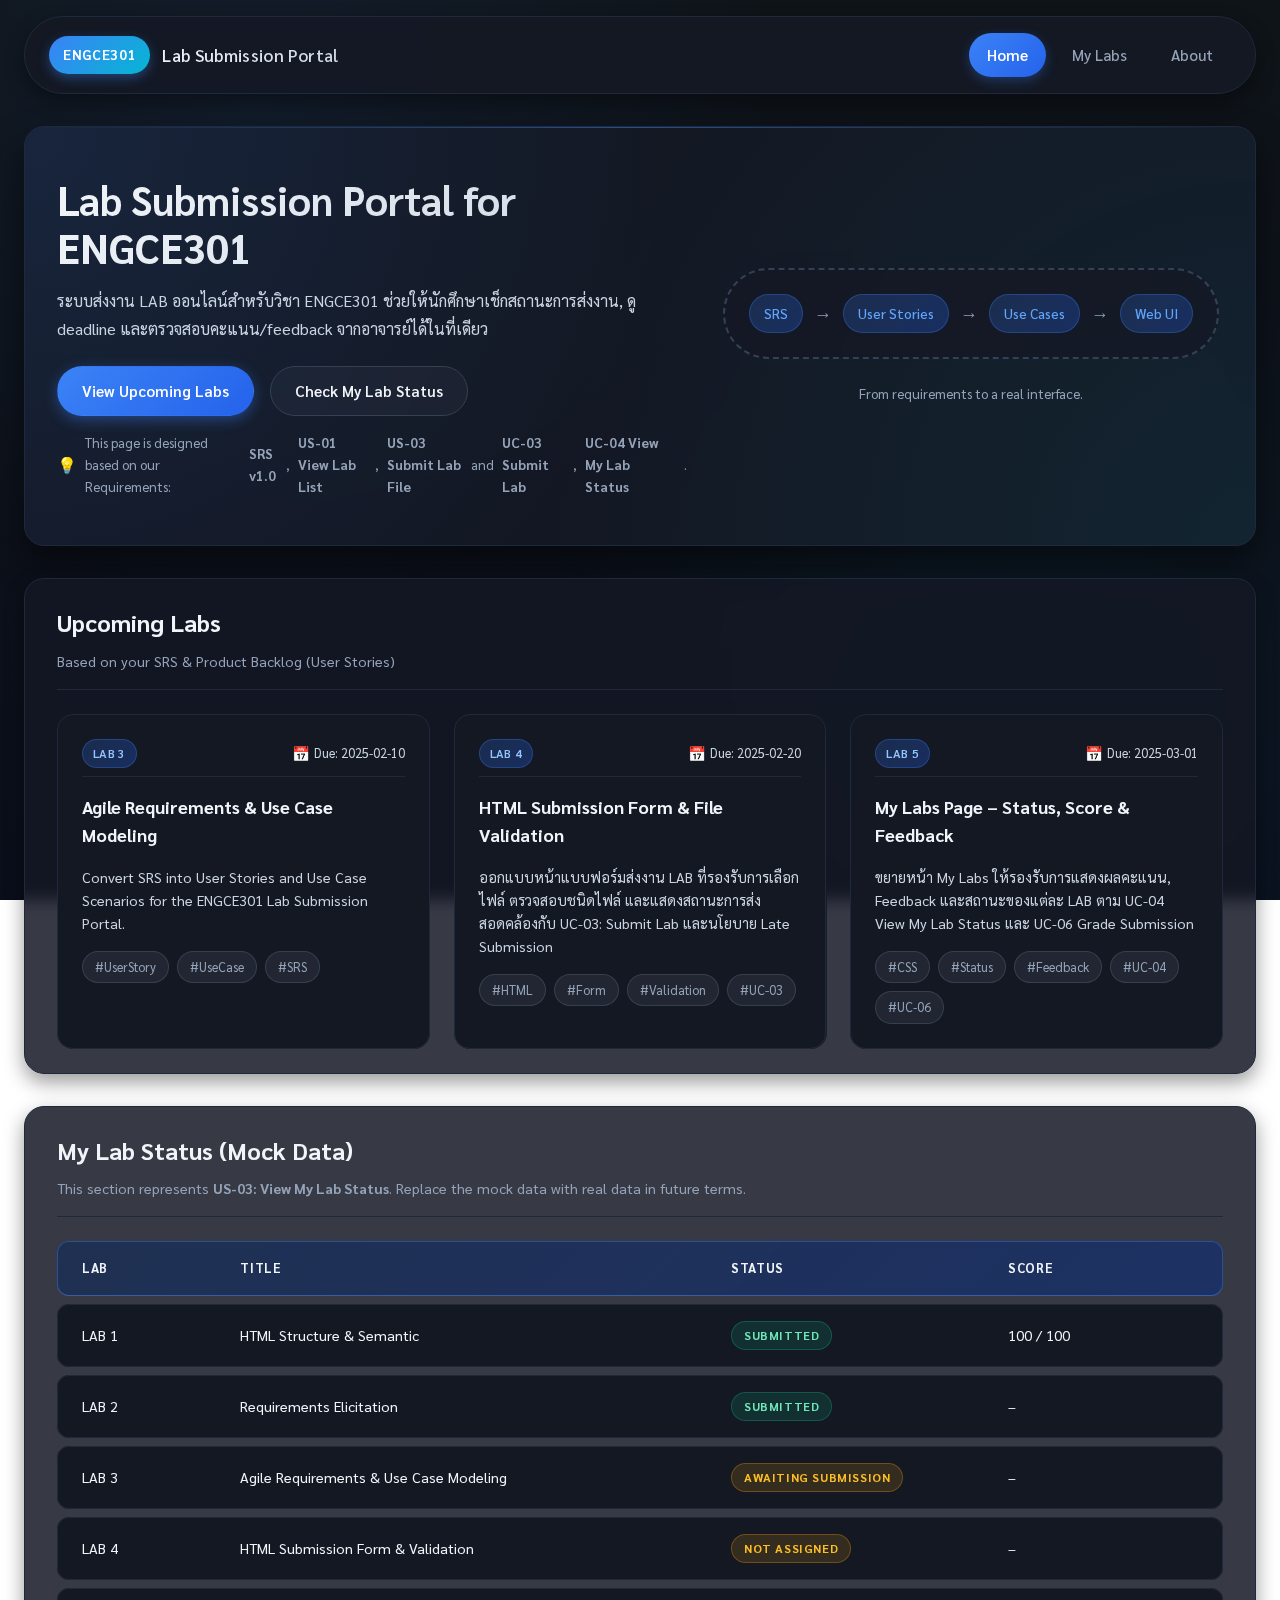
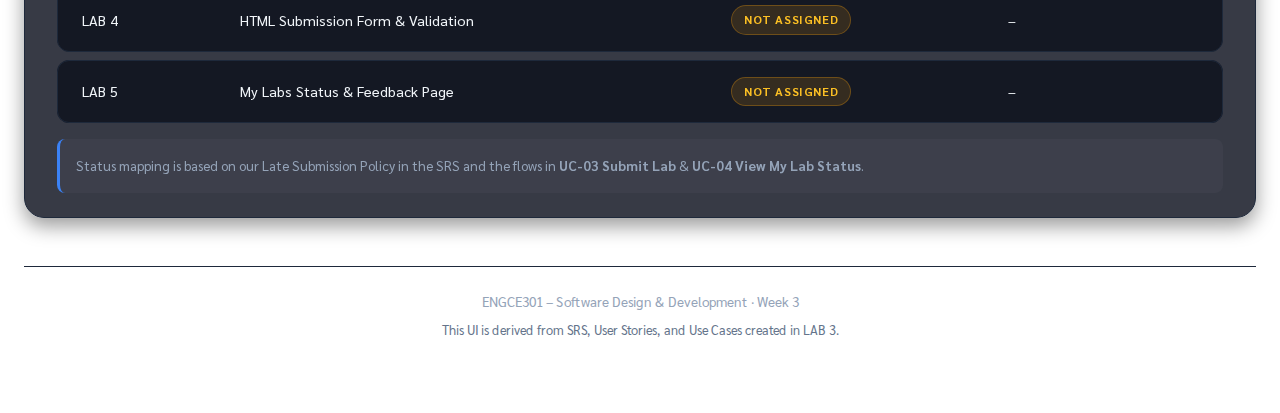
<file: Lab3/index.html>
<!DOCTYPE html>
<html lang="en">
<head>
    <meta charset="UTF-8">
    <title>ENGCE301 Lab Submission Portal</title>
    <meta name="viewport" content="width=device-width, initial-scale=1.0">

    <!-- TODO: Student – ถ้าต้องการใช้ Google Fonts ให้เพิ่ม <link> ที่นี่
         และไปกำหนดในตัวแปร --font-sans ที่ styles.css -->
    <link href="https://fonts.googleapis.com/css2?family=Sarabun:wght@300;400;500;600;700&display=swap" rel="stylesheet">
    <link rel="stylesheet" href="styles.css">
</head>
<body>

    <!-- Main Layout Container -->
    <div class="page-container">

        <!-- ========== HEADER + NAVBAR ========== -->
        <header class="site-header">
            <div class="logo">
                <!-- สามารถใส่โลโก้มหาวิทยาลัย หรือใช้ตัวอักษรแทน -->
                <span class="logo-mark">ENGCE301</span>
                <span class="logo-text">Lab Submission Portal</span>
            </div>

            <nav class="main-nav">
                <!-- TODO: Student – ตรวจสอบลิงก์ให้ทำงานได้ครบทั้ง 3 หน้า -->
                <a href="index.html" class="nav-link active">Home</a>
                <a href="my-labs.html" class="nav-link">My Labs</a>
                <a href="about.html" class="nav-link">About</a>
            </nav>
        </header>

        <!-- ========== HERO SECTION ========== -->
        <main>
            <section class="hero-section">
                <div class="hero-content">
                    <!-- TODO: Student – ปรับข้อความ Hero ให้สอดคล้องกับ SRS/User Stories ของกลุ่ม
                         ตัวอย่าง: เน้นเรื่องการส่งงาน, การดูสถานะ, ความยุติธรรมของการให้คะแนน -->
                        <h1>Lab Submission Portal for ENGCE301</h1>
                        <p class="hero-subtitle">
                            ระบบส่งงาน LAB ออนไลน์สำหรับวิชา ENGCE301 ช่วยให้นักศึกษาเช็กสถานะการส่งงาน,
                            ดู deadline และตรวจสอบคะแนน/feedback จากอาจารย์ได้ในที่เดียว
                        </p>

                    <div class="hero-actions">
                        <a href="#upcoming-labs" class="btn primary">
                            View Upcoming Labs
                        </a>
                        <a href="#my-status" class="btn secondary">
                            Check My Lab Status
                        </a>
                    </div>

                    <p class="hero-note">
                        This page is designed based on our Requirements:
                        <strong>SRS v1.0</strong>,
                        <strong>US-01 View Lab List</strong>,
                        <strong>US-03 Submit Lab File</strong> and
                        <strong>UC-03 Submit Lab</strong>,
                        <strong>UC-04 View My Lab Status</strong>.
                    </p>

                </div>

                <div class="hero-visual">
                    <!-- Infographic แบบง่าย ใช้กล่องแทน "Flow" ของ Use Case -->
                    <div class="hero-flow-card">
                        <div class="flow-step">SRS</div>
                        <span class="flow-arrow">→</span>
                        <div class="flow-step">User Stories</div>
                        <span class="flow-arrow">→</span>
                        <div class="flow-step">Use Cases</div>
                        <span class="flow-arrow">→</span>
                        <div class="flow-step">Web UI</div>
                    </div>
                    <p class="hero-visual-caption">
                        From requirements to a real interface.
                    </p>
                </div>
            </section>

            <!-- ========== UPCOMING LABS SECTION ========== -->
            <section id="upcoming-labs" class="section section-labs">
                <header class="section-header">
                    <h2>Upcoming Labs</h2>
                    <p>Based on your SRS &amp; Product Backlog (User Stories)</p>
                </header>

                <div class="labs-grid">
                    <!-- ตัวอย่างการ์ด Lab 1 (ทำให้แล้ว) -->
                    <article class="lab-card">
                        <div class="lab-meta">
                            <span class="badge badge-lab">LAB 3</span>
                            <span class="lab-deadline">Due: 2025-02-10</span>
                        </div>
                        <h3>Agile Requirements &amp; Use Case Modeling</h3>
                        <p class="lab-desc">
                            Convert SRS into User Stories and Use Case Scenarios
                            for the ENGCE301 Lab Submission Portal.
                        </p>
                        <ul class="lab-tags">
                            <li>#UserStory</li>
                            <li>#UseCase</li>
                            <li>#SRS</li>
                        </ul>
                    </article>

                    <!-- TODO: Student – เพิ่ม Lab Card อย่างน้อย 2 ใบ ให้ตรงกับ Backlog ของกลุ่ม
                         ตัวอย่าง: LAB 4 – HTML Form for Submit Lab, LAB 5 – Authentication, etc. -->
                    <article class="lab-card">
                        <div class="lab-meta">
                            <span class="badge badge-lab">LAB 4</span>
                            <span class="lab-deadline">Due: 2025-02-20</span>
                        </div>
                        <h3>HTML Submission Form & File Validation</h3>
                        <p class="lab-desc">
                            ออกแบบหน้าแบบฟอร์มส่งงาน LAB ที่รองรับการเลือกไฟล์ ตรวจสอบชนิดไฟล์ และแสดงสถานะการส่ง
                            สอดคล้องกับ UC-03: Submit Lab และนโยบาย Late Submission
                        </p>
                        <ul class="lab-tags">
                            <li>#HTML</li>
                            <li>#Form</li>
                            <li>#Validation</li>
                            <li>#UC-03</li>
                        </ul>
                    </article>

                    <article class="lab-card">
                        <div class="lab-meta">
                            <span class="badge badge-lab">LAB 5</span>
                            <span class="lab-deadline">Due: 2025-03-01</span>
                        </div>
                        <h3>My Labs Page – Status, Score & Feedback</h3>
                        <p class="lab-desc">
                            ขยายหน้า My Labs ให้รองรับการแสดงผลคะแนน, Feedback
                            และสถานะของแต่ละ LAB ตาม UC-04 View My Lab Status และ UC-06 Grade Submission
                        </p>
                        <ul class="lab-tags">
                            <li>#CSS</li>
                            <li>#Status</li>
                            <li>#Feedback</li>
                            <li>#UC-04</li>
                            <li>#UC-06</li>
                        </ul>
                    </article>

                </div>
            </section>

            <!-- ========== MY STATUS SECTION ========== -->
            <section id="my-status" class="section section-status">
                <header class="section-header">
                    <h2>My Lab Status (Mock Data)</h2>
                    <p>
                        This section represents <strong>US-03: View My Lab Status</strong>.
                        Replace the mock data with real data in future terms.
                    </p>
                </header>

                <div class="status-table">
                    <div class="status-row status-header">
                        <span>Lab</span>
                        <span>Title</span>
                        <span>Status</span>
                        <span>Score</span>
                    </div>

                    <!-- แถวตัวอย่าง 1 -->
                    <div class="status-row">
                        <span>LAB 1</span>
                        <span>HTML Structure &amp; Semantic</span>
                        <span><span class="status-tag status-done">Submitted</span></span>
                        <span>100 / 100</span>
                    </div>

                    <!-- แถวตัวอย่าง 2 -->
                    <div class="status-row">
                        <span>LAB 2</span>
                        <span>Requirements Elicitation</span>
                        <span><span class="status-tag status-done">Submitted</span></span>
                        <span>–</span>
                    </div>

                    <!-- TODO: Student – เพิ่มแถว mock data สำหรับ LAB 3-5
                         และใช้ class status-pending / status-late ตามเงื่อนไขที่กลุ่มกำหนด -->
                    <div class="status-row">
                        <span>LAB 3</span>
                        <span>Agile Requirements & Use Case Modeling</span>
                        <span><span class="status-tag status-pending">Awaiting Submission</span></span>
                        <span>–</span>
                    </div>

                    <div class="status-row">
                        <span>LAB 4</span>
                        <span>HTML Submission Form & Validation</span>
                        <span><span class="status-tag status-pending">Not Assigned</span></span>
                        <span>–</span>
                    </div>

                    <div class="status-row">
                        <span>LAB 4</span>
                        <span>HTML Submission Form & Validation</span>
                        <span><span class="status-tag status-pending">Not Assigned</span></span>
                        <span>–</span>
                    </div>

                    <div class="status-row">
                        <span>LAB 5</span>
                        <span>My Labs Status & Feedback Page</span>
                        <span><span class="status-tag status-pending">Not Assigned</span></span>
                        <span>–</span>
                    </div>
                </div>

                <p class="section-note">
                    Status mapping is based on our Late Submission Policy in the SRS
                    and the flows in <strong>UC-03 Submit Lab</strong> & <strong>UC-04 View My Lab Status</strong>.
                </p>
            </section>

        </main>

        <!-- ========== FOOTER ========== -->
        <footer class="site-footer">
            <p>ENGCE301 – Software Design &amp; Development · Week 3</p>
            <p class="footer-small">
                This UI is derived from SRS, User Stories, and Use Cases created in LAB 3.
            </p>
        </footer>
    </div>

</body>
</html>
</file>
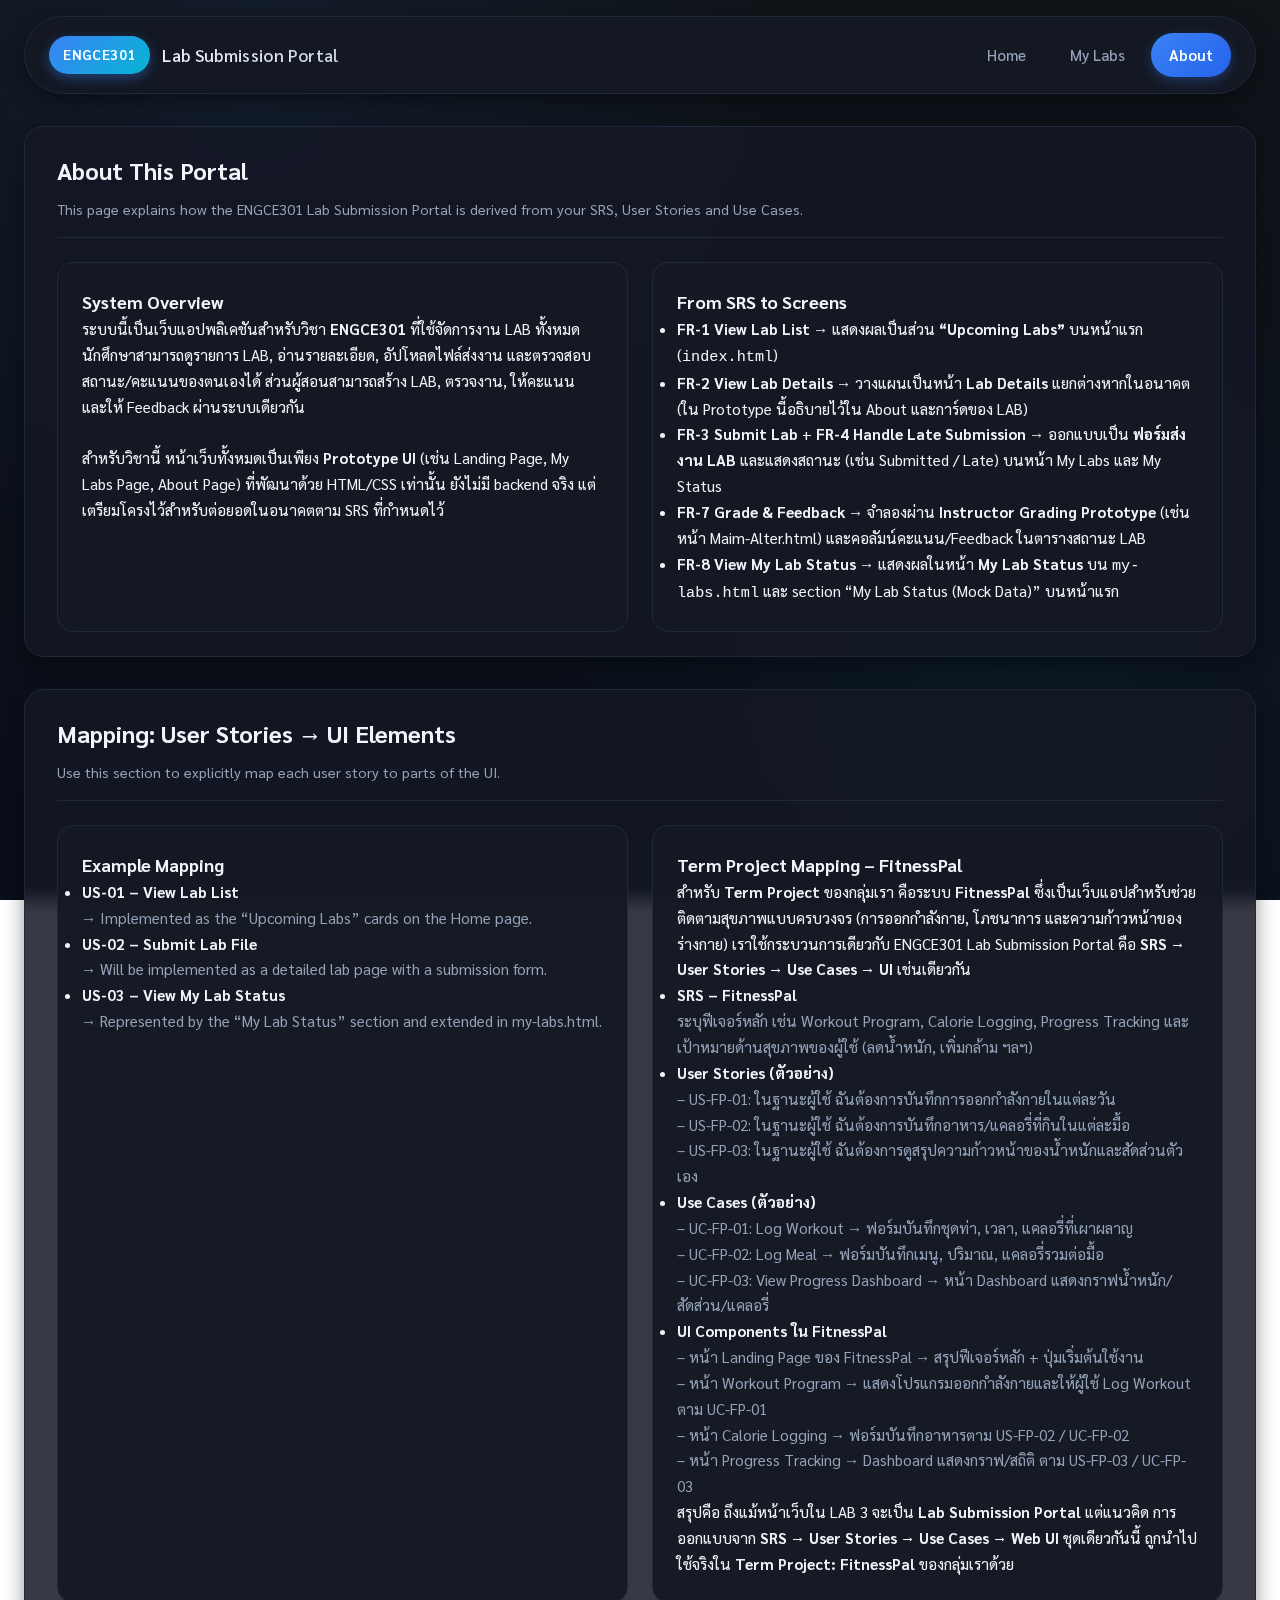
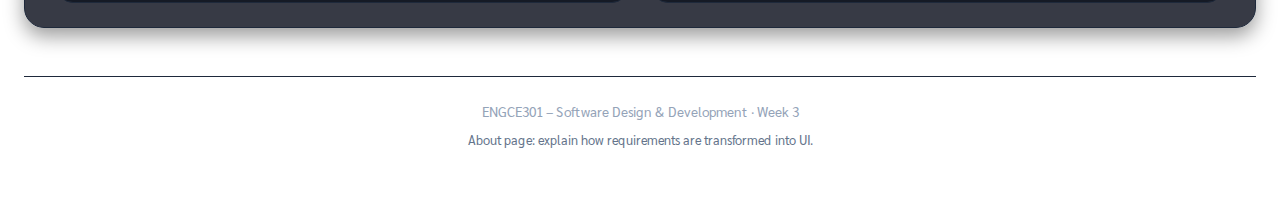
<file: Lab3/about.html>
<!DOCTYPE html>
<html lang="en">
<head>
    <meta charset="UTF-8">
    <title>About · ENGCE301 Lab Submission Portal</title>
    <meta name="viewport" content="width=device-width, initial-scale=1.0">
    <link rel="stylesheet" href="styles.css">
    <link href="https://fonts.googleapis.com/css2?family=Sarabun:wght@300;400;500;600;700&display=swap" rel="stylesheet">

</head>
<body>

<div class="page-container">

    <!-- HEADER -->
    <header class="site-header">
        <div class="logo">
            <span class="logo-mark">ENGCE301</span>
            <span class="logo-text">Lab Submission Portal</span>
        </div>

        <nav class="main-nav">
            <a href="index.html" class="nav-link">Home</a>
            <a href="my-labs.html" class="nav-link">My Labs</a>
            <a href="about.html" class="nav-link active">About</a>
        </nav>
    </header>

    <!-- CONTENT -->
    <main>
        <section class="section">
            <header class="section-header">
                <h2>About This Portal</h2>
                <p>
                    This page explains how the ENGCE301 Lab Submission Portal
                    is derived from your SRS, User Stories and Use Cases.
                </p>
            </header>

            <div class="content-grid">
                <article class="content-card">
                    <h3>System Overview</h3>
                    <p>
                        ระบบนี้เป็นเว็บแอปพลิเคชันสำหรับวิชา <strong>ENGCE301</strong> ที่ใช้จัดการงาน LAB ทั้งหมด
                        นักศึกษาสามารถดูรายการ LAB, อ่านรายละเอียด, อัปโหลดไฟล์ส่งงาน และตรวจสอบสถานะ/คะแนนของตนเองได้
                        ส่วนผู้สอนสามารถสร้าง LAB, ตรวจงาน, ให้คะแนน และให้ Feedback ผ่านระบบเดียวกัน
                        <br><br>
                        สำหรับวิชานี้ หน้าเว็บทั้งหมดเป็นเพียง <strong>Prototype UI</strong>
                        (เช่น Landing Page, My Labs Page, About Page) ที่พัฒนาด้วย HTML/CSS เท่านั้น
                        ยังไม่มี backend จริง แต่เตรียมโครงไว้สำหรับต่อยอดในอนาคตตาม SRS ที่กำหนดไว้
                    </p>
                </article>

                <article class="content-card">
                    <h3>From SRS to Screens</h3>
                    <ul>
                        <li>
                            <strong>FR-1 View Lab List</strong>
                            &rarr; แสดงผลเป็นส่วน <strong>“Upcoming Labs”</strong> บนหน้าแรก (<code>index.html</code>)
                        </li>
                        <li>
                            <strong>FR-2 View Lab Details</strong>
                            &rarr; วางแผนเป็นหน้า <strong>Lab Details</strong> แยกต่างหากในอนาคต
                            (ใน Prototype นี้อธิบายไว้ใน About และการ์ดของ LAB)
                        </li>
                        <li>
                            <strong>FR-3 Submit Lab</strong> + <strong>FR-4 Handle Late Submission</strong>
                            &rarr; ออกแบบเป็น <strong>ฟอร์มส่งงาน LAB</strong> และแสดงสถานะ
                            (เช่น Submitted / Late) บนหน้า My Labs และ My Status
                        </li>
                        <li>
                            <strong>FR-7 Grade &amp; Feedback</strong>
                            &rarr; จำลองผ่าน <strong>Instructor Grading Prototype</strong> (เช่นหน้า Maim-Alter.html)
                            และคอลัมน์คะแนน/Feedback ในตารางสถานะ LAB
                        </li>
                        <li>
                            <strong>FR-8 View My Lab Status</strong>
                            &rarr; แสดงผลในหน้า <strong>My Lab Status</strong> บน <code>my-labs.html</code>
                            และ section “My Lab Status (Mock Data)” บนหน้าแรก
                        </li>
                    </ul>
                </article>

            </div>
        </section>

        <section class="section">
            <header class="section-header">
                <h2>Mapping: User Stories → UI Elements</h2>
                <p>Use this section to explicitly map each user story to parts of the UI.</p>
            </header>

            <div class="content-grid">
                <article class="content-card">
                    <h3>Example Mapping</h3>
                    <ul>
                        <li>
                            <strong>US-01 – View Lab List</strong><br>
                            <span class="text-muted">
                                → Implemented as the “Upcoming Labs” cards on the Home page.
                            </span>
                        </li>
                        <li>
                            <strong>US-02 – Submit Lab File</strong><br>
                            <span class="text-muted">
                                → Will be implemented as a detailed lab page with a submission form.
                            </span>
                        </li>
                        <li>
                            <strong>US-03 – View My Lab Status</strong><br>
                            <span class="text-muted">
                                → Represented by the “My Lab Status” section and extended in my-labs.html.
                            </span>
                        </li>
                    </ul>
                </article>

                <article class="content-card">
                    <h3>Term Project Mapping – FitnessPal</h3>
                    <p>
                        สำหรับ <strong>Term Project</strong> ของกลุ่มเรา คือระบบ
                        <strong>FitnessPal</strong> ซึ่งเป็นเว็บแอปสำหรับช่วยติดตามสุขภาพแบบครบวงจร
                        (การออกกำลังกาย, โภชนาการ และความก้าวหน้าของร่างกาย)
                        เราใช้กระบวนการเดียวกับ ENGCE301 Lab Submission Portal คือ
                        <strong>SRS → User Stories → Use Cases → UI</strong> เช่นเดียวกัน
                    </p>
                    <ul>
                        <li>
                            <strong>SRS – FitnessPal</strong><br>
                            <span class="text-muted">
                                ระบุฟีเจอร์หลัก เช่น Workout Program, Calorie Logging,
                                Progress Tracking และเป้าหมายด้านสุขภาพของผู้ใช้
                                (ลดน้ำหนัก, เพิ่มกล้าม ฯลฯ)
                            </span>
                        </li>
                        <li>
                            <strong>User Stories (ตัวอย่าง)</strong><br>
                            <span class="text-muted">
                                – US-FP-01: ในฐานะผู้ใช้ ฉันต้องการบันทึกการออกกำลังกายในแต่ละวัน<br>
                                – US-FP-02: ในฐานะผู้ใช้ ฉันต้องการบันทึกอาหาร/แคลอรี่ที่กินในแต่ละมื้อ<br>
                                – US-FP-03: ในฐานะผู้ใช้ ฉันต้องการดูสรุปความก้าวหน้าของน้ำหนักและสัดส่วนตัวเอง
                            </span>
                        </li>
                        <li>
                            <strong>Use Cases (ตัวอย่าง)</strong><br>
                            <span class="text-muted">
                                – UC-FP-01: Log Workout → ฟอร์มบันทึกชุดท่า, เวลา, แคลอรี่ที่เผาผลาญ<br>
                                – UC-FP-02: Log Meal → ฟอร์มบันทึกเมนู, ปริมาณ, แคลอรี่รวมต่อมื้อ<br>
                                – UC-FP-03: View Progress Dashboard → หน้า Dashboard แสดงกราฟน้ำหนัก/สัดส่วน/แคลอรี่
                            </span>
                        </li>
                        <li>
                            <strong>UI Components ใน FitnessPal</strong><br>
                            <span class="text-muted">
                                – หน้า Landing Page ของ FitnessPal → สรุปฟีเจอร์หลัก + ปุ่มเริ่มต้นใช้งาน<br>
                                – หน้า Workout Program → แสดงโปรแกรมออกกำลังกายและให้ผู้ใช้ Log Workout ตาม UC-FP-01<br>
                                – หน้า Calorie Logging → ฟอร์มบันทึกอาหารตาม US-FP-02 / UC-FP-02<br>
                                – หน้า Progress Tracking → Dashboard แสดงกราฟ/สถิติ ตาม US-FP-03 / UC-FP-03
                            </span>
                        </li>
                    </ul>
                    <p>
                        สรุปคือ ถึงแม้หน้าเว็บใน LAB 3 จะเป็น <strong>Lab Submission Portal</strong> แต่แนวคิด
                        การออกแบบจาก <strong>SRS → User Stories → Use Cases → Web UI</strong> ชุดเดียวกันนี้
                        ถูกนำไปใช้จริงใน <strong>Term Project: FitnessPal</strong> ของกลุ่มเราด้วย
                    </p>
                </article>

            </div>
        </section>
    </main>

    <!-- FOOTER -->
    <footer class="site-footer">
        <p>ENGCE301 – Software Design &amp; Development · Week 3</p>
        <p class="footer-small">
            About page: explain how requirements are transformed into UI.
        </p>
    </footer>
</div>

</body>
</html>
</file>
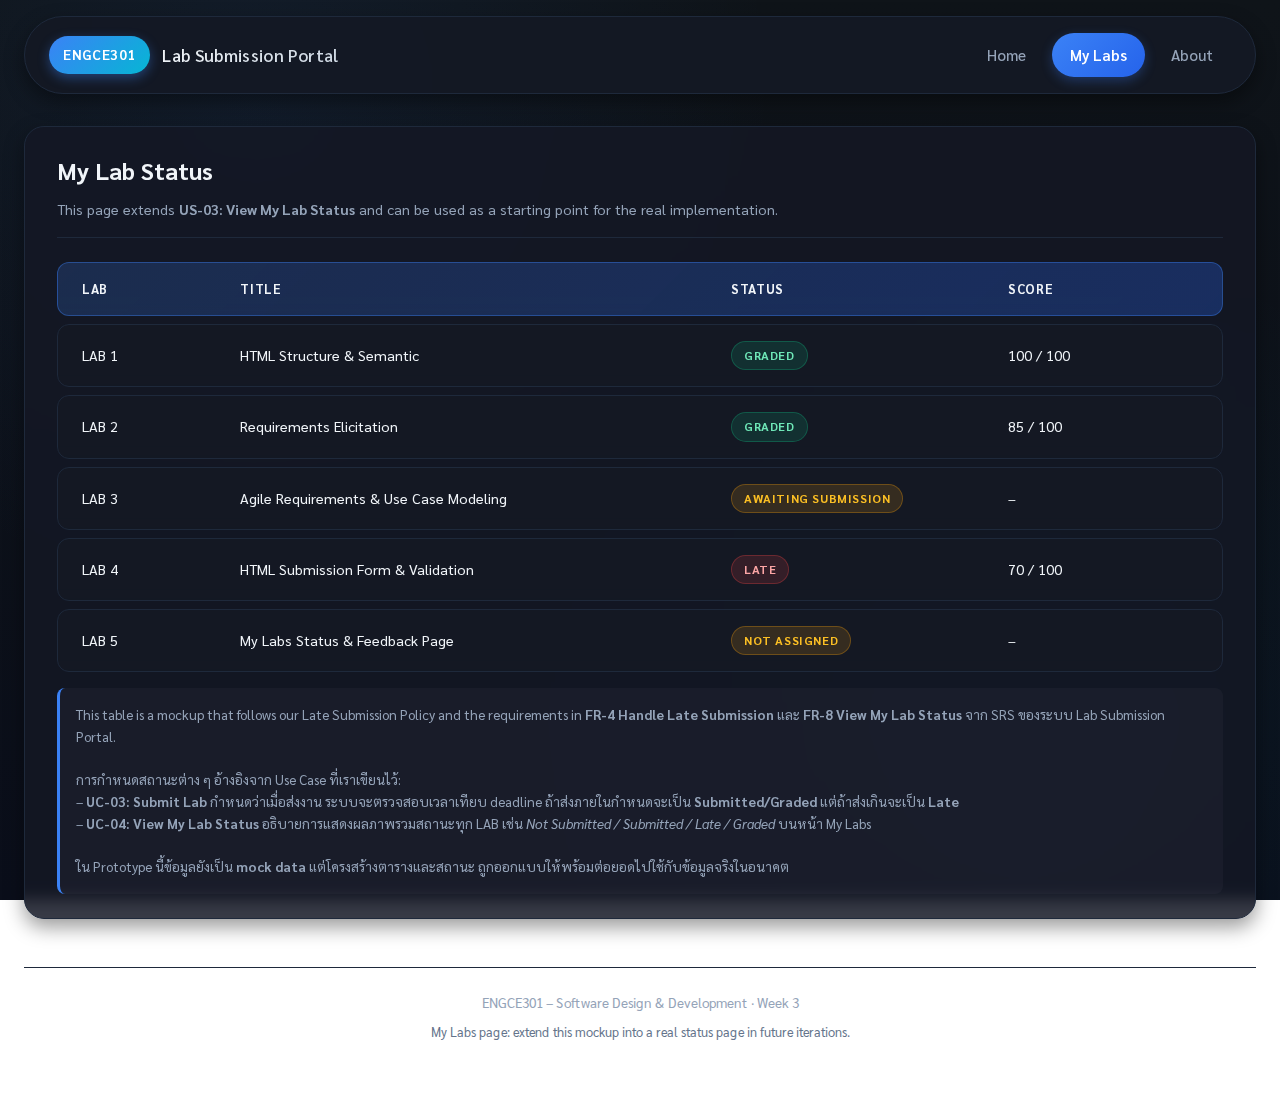
<file: Lab3/my-labs.html>
<!DOCTYPE html>
<html lang="en">
<head>
    <meta charset="UTF-8">
    <title>My Labs · ENGCE301 Lab Submission Portal</title>
    <meta name="viewport" content="width=device-width, initial-scale=1.0">
    <link rel="stylesheet" href="styles.css">
    <link href="https://fonts.googleapis.com/css2?family=Sarabun:wght@300;400;500;600;700&display=swap" rel="stylesheet">

</head>
<body>

<div class="page-container">

    <!-- HEADER -->
    <header class="site-header">
        <div class="logo">
            <span class="logo-mark">ENGCE301</span>
            <span class="logo-text">Lab Submission Portal</span>
        </div>

        <nav class="main-nav">
            <a href="index.html" class="nav-link">Home</a>
            <a href="my-labs.html" class="nav-link active">My Labs</a>
            <a href="about.html" class="nav-link">About</a>
        </nav>
    </header>

    <!-- CONTENT -->
    <main>
        <section class="section section-status">
            <header class="section-header">
                <h2>My Lab Status</h2>
                <p>
                    This page extends <strong>US-03: View My Lab Status</strong>
                    and can be used as a starting point for the real implementation.
                </p>
            </header>

            <!-- TODO: Student – ปรับ mock data ให้ตรงกับ LAB จริงของกลุ่ม -->
            <div class="status-table">
                <div class="status-row status-header">
                    <span>Lab</span>
                    <span>Title</span>
                    <span>Status</span>
                    <span>Score</span>
                </div>

                <!-- LAB 1 -->
                <div class="status-row">
                    <span>LAB 1</span>
                    <span>HTML Structure &amp; Semantic</span>
                    <span><span class="status-tag status-done">Graded</span></span>
                    <span>100 / 100</span>
                </div>

                <!-- LAB 2 -->
                <div class="status-row">
                    <span>LAB 2</span>
                    <span>Requirements Elicitation</span>
                    <span><span class="status-tag status-done">Graded</span></span>
                    <span>85 / 100</span>
                </div>

                <!-- LAB 3 -->
                <div class="status-row">
                    <span>LAB 3</span>
                    <span>Agile Requirements &amp; Use Case Modeling</span>
                    <span><span class="status-tag status-pending">Awaiting Submission</span></span>
                    <span>–</span>
                </div>

                <!-- LAB 4 -->
                <div class="status-row">
                    <span>LAB 4</span>
                    <span>HTML Submission Form &amp; Validation</span>
                    <span><span class="status-tag status-late">Late</span></span>
                    <span>70 / 100</span>
                </div>

                <!-- LAB 5 -->
                <div class="status-row">
                    <span>LAB 5</span>
                    <span>My Labs Status &amp; Feedback Page</span>
                    <span><span class="status-tag status-pending">Not Assigned</span></span>
                    <span>–</span>
                </div>
            </div>

            <p class="section-note">
                This table is a mockup that follows our Late Submission Policy
                and the requirements in <strong>FR-4 Handle Late Submission</strong> และ
                <strong>FR-8 View My Lab Status</strong> จาก SRS ของระบบ Lab Submission Portal.
                <br><br>
                การกำหนดสถานะต่าง ๆ อ้างอิงจาก Use Case ที่เราเขียนไว้:
                <br>
                – <strong>UC-03: Submit Lab</strong> กำหนดว่าเมื่อส่งงาน ระบบจะตรวจสอบเวลาเทียบ deadline
                ถ้าส่งภายในกำหนดจะเป็น <strong>Submitted/Graded</strong> แต่ถ้าส่งเกินจะเป็น <strong>Late</strong><br>
                – <strong>UC-04: View My Lab Status</strong> อธิบายการแสดงผลภาพรวมสถานะทุก LAB
                เช่น <em>Not Submitted / Submitted / Late / Graded</em> บนหน้า My Labs
                <br><br>
                ใน Prototype นี้ข้อมูลยังเป็น <strong>mock data</strong> แต่โครงสร้างตารางและสถานะ
                ถูกออกแบบให้พร้อมต่อยอดไปใช้กับข้อมูลจริงในอนาคต
            </p>
            
        </section>
    </main>

    <!-- FOOTER -->
    <footer class="site-footer">
        <p>ENGCE301 – Software Design &amp; Development · Week 3</p>
        <p class="footer-small">
            My Labs page: extend this mockup into a real status page in future iterations.
        </p>
    </footer>
</div>

</body>
</html>
</file>
<file: Lab3/styles.css>
/* =========================================================
   ENGCE301 – LAB 3 Web: styles.css (Starter – ~50%)
   ---------------------------------------------------------
   TODO (Student):
   - เติม Color Palette ให้ครบ
   - ปรับ Typography
   - ใช้ Box Model (margin/padding/border) ให้ layout ดูเรียบร้อย
   - ตกแต่ง card, table, button, hover effects
   ====================================================== */

/* ---------- 1. Design Tokens / Variables ---------- */
:root {
    /* 🎨 Color Palette - Modern Dark Tech Theme */
    --color-bg: #0a0e1a;              /* background หลัก - น้ำเงินดำเข้ม */
    --color-surface: #141824;         /* พื้นของ card/section */
    --color-surface-hover: #1a1f2e;   /* พื้นเมื่อ hover */
    
    /* Primary Colors - Blue gradient */
    --color-primary: #3b82f6;         /* น้ำเงินสดใส */
    --color-primary-dark: #2563eb;    /* น้ำเงินเข้ม */
    --color-primary-light: #60a5fa;   /* น้ำเงินอ่อน */
    
    /* Secondary Colors - Cyan/Teal */
    --color-secondary: #06b6d4;       /* ฟ้าสดใส */
    --color-accent: #10b981;          /* เขียวมรกต */
    --color-warning: #f59e0b;         /* ส้ม */
    --color-danger: #ef4444;          /* แดง */
    
    /* Text Colors */
    --color-text: #f1f5f9;            /* ตัวอักษรหลัก - ขาวนวล */
    --color-text-secondary: #cbd5e1;  /* ตัวอักษรรอง */
    --color-text-muted: #94a3b8;      /* ตัวอักษรจาง */
    --color-text-dim: #64748b;        /* ตัวอักษรจางมาก */
    
    /* Border & Shadow */
    --color-border: #1e293b;          /* เส้นขอบ */
    --color-border-light: #334155;    /* เส้นขอบอ่อน */
    
    /* Radius & Shadows */
    --radius-sm: 8px;
    --radius-md: 12px;
    --radius-lg: 16px;
    --radius-xl: 20px;
    --radius-full: 999px;
    
    --shadow-sm: 0 2px 8px rgba(0, 0, 0, 0.3);
    --shadow-md: 0 8px 20px rgba(0, 0, 0, 0.4);
    --shadow-lg: 0 16px 32px rgba(0, 0, 0, 0.5);
    --shadow-glow: 0 0 20px rgba(59, 130, 246, 0.3);
    
    /* Typography - ใช้ Sarabun ตามที่กำหนดไว้แล้ว */
    font-family: 'Sarabun', sans-serif;
    
    /* Spacing Scale */
    --space-xs: 4px;
    --space-sm: 8px;
    --space-md: 16px;
    --space-lg: 24px;
    --space-xl: 32px;
    --space-2xl: 48px;
    
    /* Transitions */
    --transition-fast: 0.15s ease;
    --transition-base: 0.25s ease;
    --transition-slow: 0.35s ease;
}

/* ---------- 2. Global Styles ---------- */
*,
*::before,
*::after {
    box-sizing: border-box;
    margin: 0;
    padding: 0;
}

body {
    margin: 0;
    padding: 0;
    background: 
        radial-gradient(circle at 20% 10%, rgba(59, 130, 246, 0.08) 0%, transparent 40%),
        radial-gradient(circle at 80% 80%, rgba(6, 182, 212, 0.06) 0%, transparent 40%),
        linear-gradient(180deg, #0f1419 0%, #0a0e1a 100%);
    background-attachment: fixed;
    color: var(--color-text);
    font-family: 'Sarabun', sans-serif;
    font-size: 16px;
    line-height: 1.6;
    -webkit-font-smoothing: antialiased;
    -moz-osx-font-smoothing: grayscale;
    min-height: 100vh;
}

/* จำกัดความกว้างของ content */
.page-container {
    max-width: 1280px;
    margin: 0 auto;
    padding: var(--space-md) var(--space-lg) var(--space-2xl);
}

/* ลิงก์ทั่วไป */
a {
    color: var(--color-primary-light);
    text-decoration: none;
    transition: color var(--transition-fast);
}

a:hover {
    color: var(--color-primary);
}

/* ---------- 3. Header + Navbar ---------- */

.site-header {
    display: flex;
    align-items: center;
    justify-content: space-between;
    padding: var(--space-md) var(--space-lg);
    margin-bottom: var(--space-xl);
    background: rgba(20, 24, 36, 0.95);
    backdrop-filter: blur(12px);
    border-radius: var(--radius-full);
    border: 1px solid var(--color-border);
    box-shadow: var(--shadow-md);
    position: sticky;
    top: 12px;
    z-index: 100;
    transition: transform var(--transition-base), box-shadow var(--transition-base);
}

.site-header:hover {
    box-shadow: var(--shadow-lg), var(--shadow-glow);
}

.logo {
    display: flex;
    align-items: center;
    gap: 12px;
    cursor: pointer;
    transition: transform var(--transition-fast);
}

.logo:hover {
    transform: translateY(-1px);
}

.logo-mark {
    background: linear-gradient(135deg, var(--color-primary) 0%, var(--color-secondary) 100%);
    color: white;
    padding: 8px 14px;
    border-radius: var(--radius-full);
    font-size: 0.85rem;
    font-weight: 700;
    letter-spacing: 0.05em;
    box-shadow: 0 4px 12px rgba(59, 130, 246, 0.4);
    text-transform: uppercase;
}

.logo-text {
    font-family: 'Sarabun', sans-serif;
    font-weight: 600;
    letter-spacing: 0.02em;
    font-size: 1.05rem;
    background: linear-gradient(135deg, var(--color-text) 0%, var(--color-text-secondary) 100%);
    -webkit-background-clip: text;
    -webkit-text-fill-color: transparent;
    background-clip: text;
}

.main-nav {
    display: flex;
    gap: var(--space-sm);
    font-size: 0.95rem;
}

.nav-link {
    text-decoration: none;
    color: var(--color-text-muted);
    padding: 10px 18px;
    border-radius: var(--radius-full);
    font-weight: 500;
    position: relative;
    transition: all var(--transition-base);
    overflow: hidden;
}

.nav-link::before {
    content: '';
    position: absolute;
    inset: 0;
    background: rgba(148, 163, 184, 0.1);
    opacity: 0;
    transition: opacity var(--transition-fast);
    border-radius: var(--radius-full);
}

.nav-link:hover::before {
    opacity: 1;
}

.nav-link:hover {
    color: var(--color-text);
    transform: translateY(-1px);
}

.nav-link.active {
    background: linear-gradient(135deg, var(--color-primary) 0%, var(--color-primary-dark) 100%);
    color: white;
    font-weight: 600;
    box-shadow: 0 4px 12px rgba(59, 130, 246, 0.3);
}

.nav-link.active::before {
    display: none;
}

/* ---------- 4. Hero Section ---------- */

.hero-section {
    display: grid;
    grid-template-columns: minmax(0, 2fr) minmax(0, 1.6fr);
    gap: var(--space-xl);
    align-items: center;
    padding: var(--space-2xl) var(--space-xl);
    border-radius: var(--radius-xl);
    background: 
        radial-gradient(circle at top left, rgba(59, 130, 246, 0.12), transparent 50%),
        radial-gradient(circle at bottom right, rgba(6, 182, 212, 0.08), transparent 55%),
        rgba(20, 24, 36, 0.95);
    backdrop-filter: blur(8px);
    border: 1px solid var(--color-border);
    box-shadow: var(--shadow-lg);
    margin-bottom: var(--space-xl);
    position: relative;
    overflow: hidden;
}

.hero-section::before {
    content: '';
    position: absolute;
    top: 0;
    left: 0;
    right: 0;
    height: 1px;
    background: linear-gradient(90deg, transparent, var(--color-primary), transparent);
    opacity: 0.5;
}

.hero-content h1 {
    font-family: 'Sarabun', sans-serif;
    font-size: clamp(1.75rem, 4vw, 2.5rem);
    margin: 0 0 var(--space-md);
    line-height: 1.2;
    font-weight: 700;
    background: linear-gradient(135deg, var(--color-text) 0%, var(--color-text-secondary) 100%);
    -webkit-background-clip: text;
    -webkit-text-fill-color: transparent;
    background-clip: text;
}

.hero-subtitle {
    margin: 0 0 var(--space-lg);
    font-size: 1rem;
    color: var(--color-text-secondary);
    line-height: 1.7;
}

.hero-actions {
    display: flex;
    flex-wrap: wrap;
    gap: var(--space-md);
    margin-bottom: var(--space-md);
}

.btn {
    display: inline-flex;
    align-items: center;
    justify-content: center;
    padding: 12px 24px;
    border-radius: var(--radius-full);
    font-size: 0.95rem;
    font-weight: 600;
    text-decoration: none;
    border: 1px solid transparent;
    cursor: pointer;
    transition: all var(--transition-base);
    position: relative;
    overflow: hidden;
    font-family: 'Sarabun', sans-serif;
}

.btn::before {
    content: '';
    position: absolute;
    inset: 0;
    background: linear-gradient(135deg, rgba(255, 255, 255, 0.1), transparent);
    opacity: 0;
    transition: opacity var(--transition-fast);
}

.btn:hover::before {
    opacity: 1;
}

.btn.primary {
    background: linear-gradient(135deg, var(--color-primary) 0%, var(--color-primary-dark) 100%);
    color: white;
    box-shadow: 0 4px 14px rgba(59, 130, 246, 0.4);
}

.btn.primary:hover {
    transform: translateY(-2px);
    box-shadow: 0 8px 20px rgba(59, 130, 246, 0.5);
}

.btn.secondary {
    background: rgba(148, 163, 184, 0.05);
    color: var(--color-text);
    border-color: var(--color-border-light);
    backdrop-filter: blur(8px);
}

.btn.secondary:hover {
    background: rgba(148, 163, 184, 0.1);
    border-color: var(--color-primary);
    transform: translateY(-2px);
    box-shadow: var(--shadow-md);
}

.hero-note {
    font-size: 0.85rem;
    color: var(--color-text-muted);
    display: flex;
    align-items: center;
    gap: var(--space-sm);
}

.hero-note::before {
    content: '💡';
    font-size: 1rem;
}

/* Infographic ด้านขวา Hero */
.hero-visual {
    display: flex;
    flex-direction: column;
    align-items: center;
    gap: var(--space-md);
}

.hero-flow-card {
    display: flex;
    flex-wrap: wrap;
    gap: var(--space-sm);
    padding: var(--space-lg);
    border-radius: var(--radius-full);
    border: 2px dashed var(--color-border-light);
    background: rgba(20, 24, 36, 0.8);
    backdrop-filter: blur(8px);
    transition: all var(--transition-base);
}

.hero-flow-card:hover {
    border-color: var(--color-primary);
    background: rgba(20, 24, 36, 0.95);
    transform: scale(1.02);
}

.flow-step {
    padding: 8px 14px;
    border-radius: var(--radius-full);
    background: linear-gradient(135deg, rgba(59, 130, 246, 0.2) 0%, rgba(37, 99, 235, 0.3) 100%);
    border: 1px solid rgba(59, 130, 246, 0.3);
    font-size: 0.85rem;
    font-weight: 500;
    color: var(--color-primary-light);
    transition: all var(--transition-fast);
}

.flow-step:hover {
    background: linear-gradient(135deg, rgba(59, 130, 246, 0.3) 0%, rgba(37, 99, 235, 0.4) 100%);
    transform: translateY(-2px);
    box-shadow: 0 4px 12px rgba(59, 130, 246, 0.3);
}

.flow-arrow {
    display: inline-flex;
    align-items: center;
    justify-content: center;
    font-size: 1.1rem;
    color: var(--color-text-muted);
    padding: 0 var(--space-xs);
}

.hero-visual-caption {
    margin-top: var(--space-sm);
    font-size: 0.85rem;
    color: var(--color-text-muted);
    text-align: center;
}

/* ---------- 5. Sections Shared Styles ---------- */

.section {
    margin-bottom: var(--space-xl);
    padding: var(--space-lg) var(--space-xl);
    border-radius: var(--radius-xl);
    background: rgba(20, 24, 36, 0.85);
    backdrop-filter: blur(8px);
    border: 1px solid var(--color-border);
    box-shadow: var(--shadow-md);
    transition: all var(--transition-base);
}

.section:hover {
    box-shadow: var(--shadow-lg);
    border-color: var(--color-border-light);
}

.section-header {
    margin-bottom: var(--space-lg);
    padding-bottom: var(--space-md);
    border-bottom: 1px solid var(--color-border);
}

.section-header h2 {
    margin: 0 0 var(--space-sm);
    font-family: 'Sarabun', sans-serif;
    font-size: 1.5rem;
    font-weight: 700;
    color: var(--color-text);
    display: flex;
    align-items: center;
    gap: var(--space-sm);
}

.section-header p {
    margin: 0;
    font-size: 0.9rem;
    color: var(--color-text-muted);
    line-height: 1.6;
}

/* สำหรับ layout ใน about.html */
.content-grid {
    display: grid;
    grid-template-columns: repeat(auto-fit, minmax(280px, 1fr));
    gap: var(--space-lg);
}

.content-card {
    background: rgba(20, 24, 36, 0.95);
    border-radius: var(--radius-lg);
    padding: var(--space-lg);
    border: 1px solid var(--color-border);
    font-size: 0.95rem;
    line-height: 1.7;
    transition: all var(--transition-base);
}

.content-card:hover {
    background: var(--color-surface-hover);
    border-color: var(--color-border-light);
    transform: translateY(-2px);
    box-shadow: var(--shadow-md);
}

.text-muted {
    color: var(--color-text-muted);
}

/* ---------- 6. Upcoming Labs Cards ---------- */

.labs-grid {
    display: grid;
    grid-template-columns: repeat(auto-fit, minmax(300px, 1fr));
    gap: var(--space-lg);
}

.lab-card {
    background: rgba(20, 24, 36, 0.95);
    backdrop-filter: blur(8px);
    border-radius: var(--radius-lg);
    padding: var(--space-lg);
    border: 1px solid var(--color-border);
    display: flex;
    flex-direction: column;
    gap: var(--space-md);
    font-size: 0.95rem;
    transition: all var(--transition-base);
    position: relative;
    overflow: hidden;
}

.lab-card::before {
    content: '';
    position: absolute;
    top: 0;
    left: 0;
    right: 0;
    height: 3px;
    background: linear-gradient(90deg, var(--color-primary), var(--color-secondary));
    opacity: 0;
    transition: opacity var(--transition-base);
}

.lab-card:hover {
    transform: translateY(-4px);
    border-color: var(--color-primary);
    box-shadow: var(--shadow-lg), 0 0 20px rgba(59, 130, 246, 0.2);
    background: rgba(26, 31, 46, 0.95);
}

.lab-card:hover::before {
    opacity: 1;
}

.lab-meta {
    display: flex;
    justify-content: space-between;
    align-items: center;
    font-size: 0.8rem;
    color: var(--color-text-muted);
    padding-bottom: var(--space-sm);
    border-bottom: 1px solid var(--color-border);
}

.badge {
    display: inline-flex;
    align-items: center;
    justify-content: center;
    padding: 4px 10px;
    border-radius: var(--radius-full);
    font-size: 0.75rem;
    font-weight: 600;
    letter-spacing: 0.03em;
}

.badge-lab {
    background: linear-gradient(135deg, rgba(59, 130, 246, 0.2), rgba(37, 99, 235, 0.3));
    color: #93c5fd;
    border: 1px solid rgba(59, 130, 246, 0.3);
}

.lab-deadline {
    font-size: 0.8rem;
    display: flex;
    align-items: center;
    gap: var(--space-xs);
    color: var(--color-text-secondary);
}

.lab-deadline::before {
    content: '📅';
    font-size: 0.9rem;
}

.lab-desc {
    margin: 0;
    font-size: 0.9rem;
    color: var(--color-text-secondary);
    line-height: 1.6;
}

.lab-tags {
    list-style: none;
    margin: 0;
    padding: 0;
    display: flex;
    flex-wrap: wrap;
    gap: var(--space-sm);
    font-size: 0.8rem;
}

.lab-tags li {
    padding: 5px 12px;
    border-radius: var(--radius-full);
    background: rgba(148, 163, 184, 0.1);
    border: 1px solid rgba(148, 163, 184, 0.2);
    color: var(--color-text-muted);
    transition: all var(--transition-fast);
}

.lab-tags li:hover {
    background: rgba(148, 163, 184, 0.15);
    color: var(--color-text-secondary);
    transform: translateY(-1px);
}

/* Highlight การ์ดที่ยังเป็น TODO */
.lab-card.todo {
    border-style: dashed;
    border-color: var(--color-warning);
    opacity: 0.85;
}

.lab-card.todo::before {
    background: linear-gradient(90deg, var(--color-warning), var(--color-danger));
}

/* ---------- 7. My Status Table ---------- */

.status-table {
    display: flex;
    flex-direction: column;
    gap: var(--space-sm);
    font-size: 0.9rem;
}

.status-row {
    display: grid;
    grid-template-columns: 0.6fr 2fr 1.1fr 0.8fr;
    gap: var(--space-md);
    padding: var(--space-md) var(--space-lg);
    border-radius: var(--radius-md);
    border: 1px solid var(--color-border);
    background: rgba(20, 24, 36, 0.9);
    backdrop-filter: blur(8px);
    transition: all var(--transition-base);
    align-items: center;
}

.status-row:not(.status-header):hover {
    background: var(--color-surface-hover);
    border-color: var(--color-border-light);
    transform: translateX(4px);
    box-shadow: var(--shadow-sm);
}

.status-row.status-header {
    background: linear-gradient(135deg, rgba(59, 130, 246, 0.2), rgba(37, 99, 235, 0.3));
    border-color: rgba(59, 130, 246, 0.4);
    font-weight: 700;
    color: var(--color-text);
    text-transform: uppercase;
    font-size: 0.8rem;
    letter-spacing: 0.05em;
}

.status-tag {
    display: inline-flex;
    align-items: center;
    padding: 4px 12px;
    border-radius: var(--radius-full);
    font-size: 0.75rem;
    font-weight: 700;
    text-transform: uppercase;
    letter-spacing: 0.05em;
    border: 1px solid;
}

.status-done {
    background: rgba(16, 185, 129, 0.15);
    color: #6ee7b7;
    border-color: rgba(16, 185, 129, 0.3);
}

.status-pending {
    background: rgba(245, 158, 11, 0.15);
    color: #fbbf24;
    border-color: rgba(245, 158, 11, 0.3);
}

.status-late {
    background: rgba(239, 68, 68, 0.15);
    color: #fca5a5;
    border-color: rgba(239, 68, 68, 0.3);
}

.status-row.todo {
    border-style: dashed;
    border-color: var(--color-warning);
}

.section-note {
    margin-top: var(--space-md);
    padding: var(--space-md);
    font-size: 0.85rem;
    color: var(--color-text-muted);
    background: rgba(148, 163, 184, 0.05);
    border-left: 3px solid var(--color-primary);
    border-radius: var(--radius-sm);
    line-height: 1.6;
}

/* ---------- 8. Footer ---------- */

.site-footer {
    margin-top: var(--space-2xl);
    padding: var(--space-lg) 0;
    border-top: 1px solid var(--color-border);
    font-size: 0.85rem;
    color: var(--color-text-muted);
    text-align: center;
}

.footer-small {
    margin-top: var(--space-sm);
    font-size: 0.8rem;
    color: var(--color-text-dim);
}

/* ---------- 9. Responsive (มือถือ/จอเล็ก) ---------- */

@media (max-width: 768px) {
    .page-container {
        padding: var(--space-sm) var(--space-md) var(--space-xl);
    }

    .site-header {
        flex-direction: column;
        align-items: flex-start;
        gap: var(--space-md);
        border-radius: var(--radius-lg);
        padding: var(--space-md);
    }

    .main-nav {
        width: 100%;
        justify-content: flex-start;
        flex-wrap: wrap;
    }

    .hero-section {
        grid-template-columns: 1fr;
        padding: var(--space-lg);
        gap: var(--space-lg);
    }

    .hero-content h1 {
        font-size: 1.75rem;
    }

    .labs-grid {
        grid-template-columns: 1fr;
    }

    .status-row {
        grid-template-columns: 1fr 1fr;
        grid-template-rows: auto auto;
        gap: var(--space-sm);
        padding: var(--space-md);
    }

    .status-row span:nth-child(1),
    .status-row span:nth-child(2) {
        font-weight: 600;
    }

    .content-grid {
        grid-template-columns: 1fr;
    }
}

@media (max-width: 480px) {
    .hero-actions {
        flex-direction: column;
        width: 100%;
    }

    .btn {
        width: 100%;
        justify-content: center;
    }

    .status-row {
        grid-template-columns: 1fr;
        grid-template-rows: auto auto auto auto;
    }
}

/* ---------- 10. Animations ---------- */

@keyframes fadeIn {
    from {
        opacity: 0;
        transform: translateY(10px);
    }
    to {
        opacity: 1;
        transform: translateY(0);
    }
}

.lab-card,
.content-card,
.section {
    animation: fadeIn 0.4s ease-out backwards;
}

.lab-card:nth-child(1) { animation-delay: 0.05s; }
.lab-card:nth-child(2) { animation-delay: 0.1s; }
.lab-card:nth-child(3) { animation-delay: 0.15s; }
.lab-card:nth-child(4) { animation-delay: 0.2s; }

/* Smooth scrolling */
html {
    scroll-behavior: smooth;
}

/* Selection color */
::selection {
    background: rgba(59, 130, 246, 0.3);
    color: var(--color-text);
}
</file>
